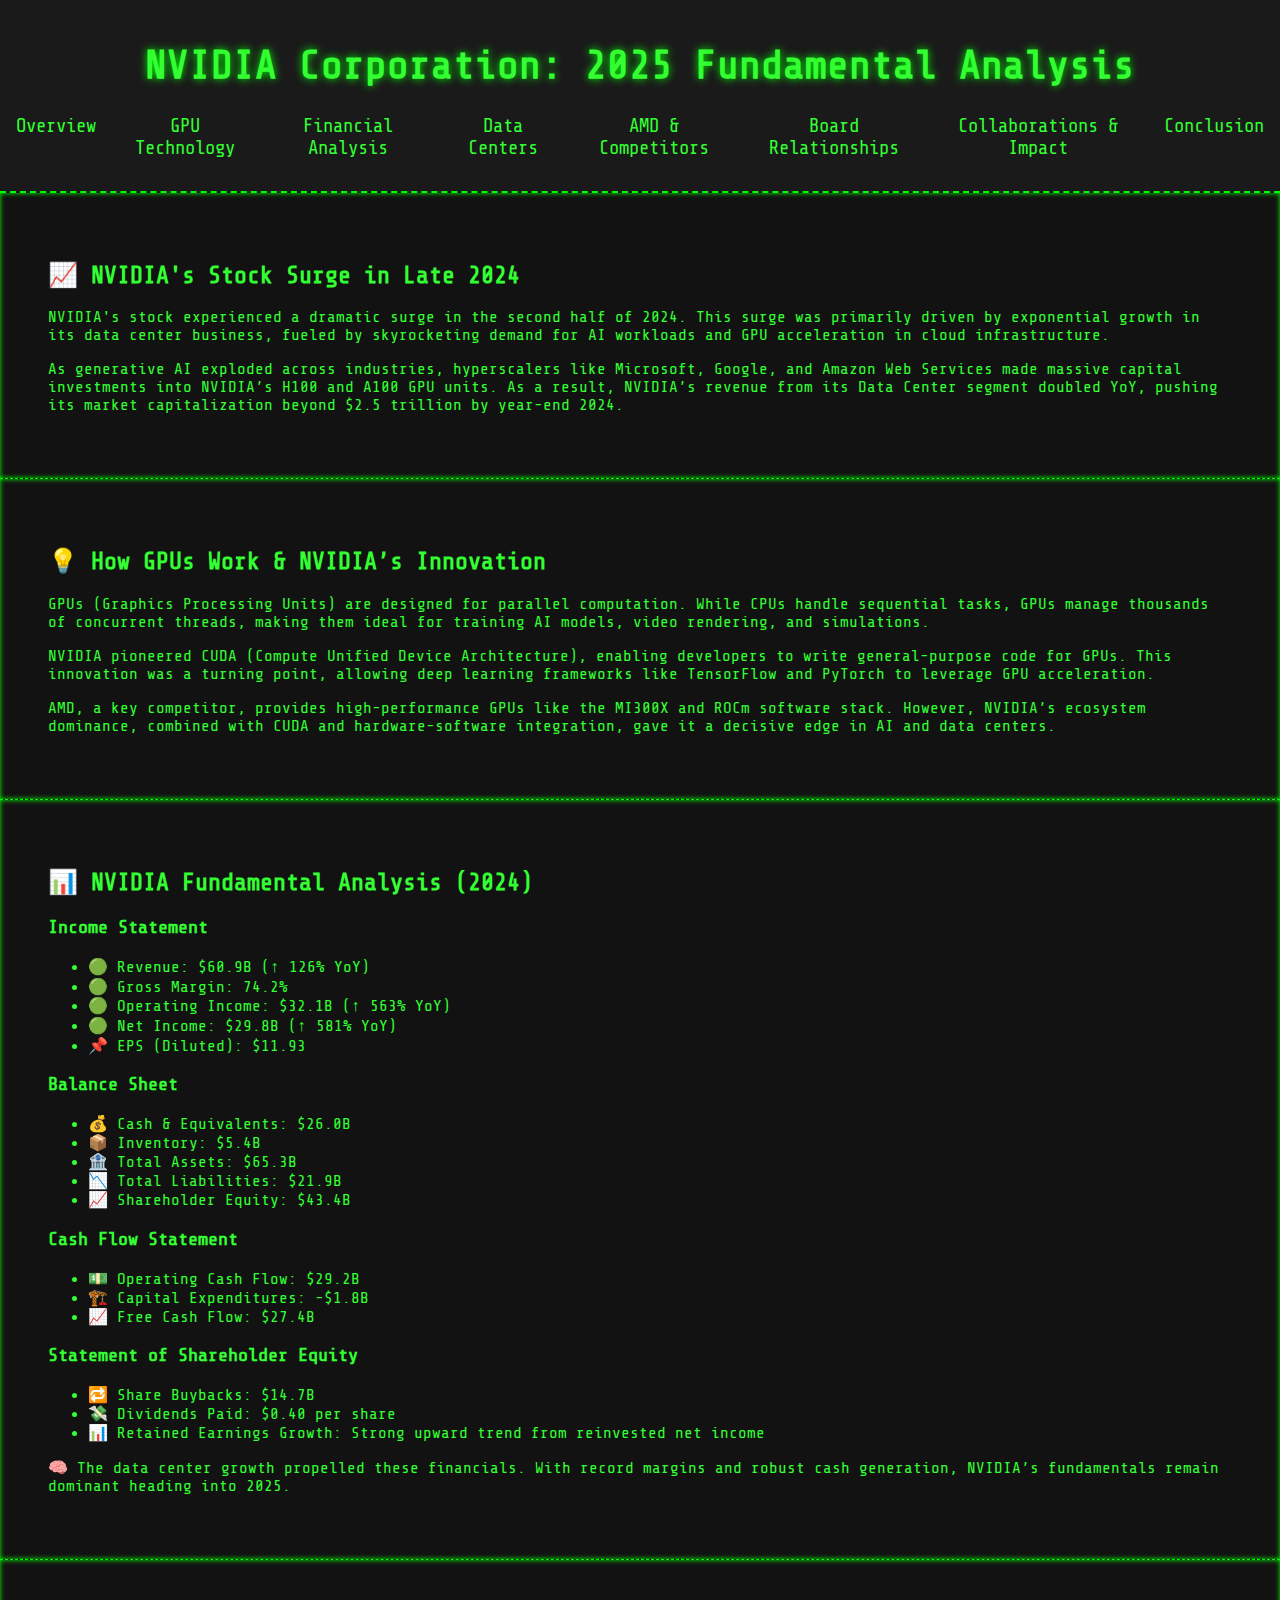
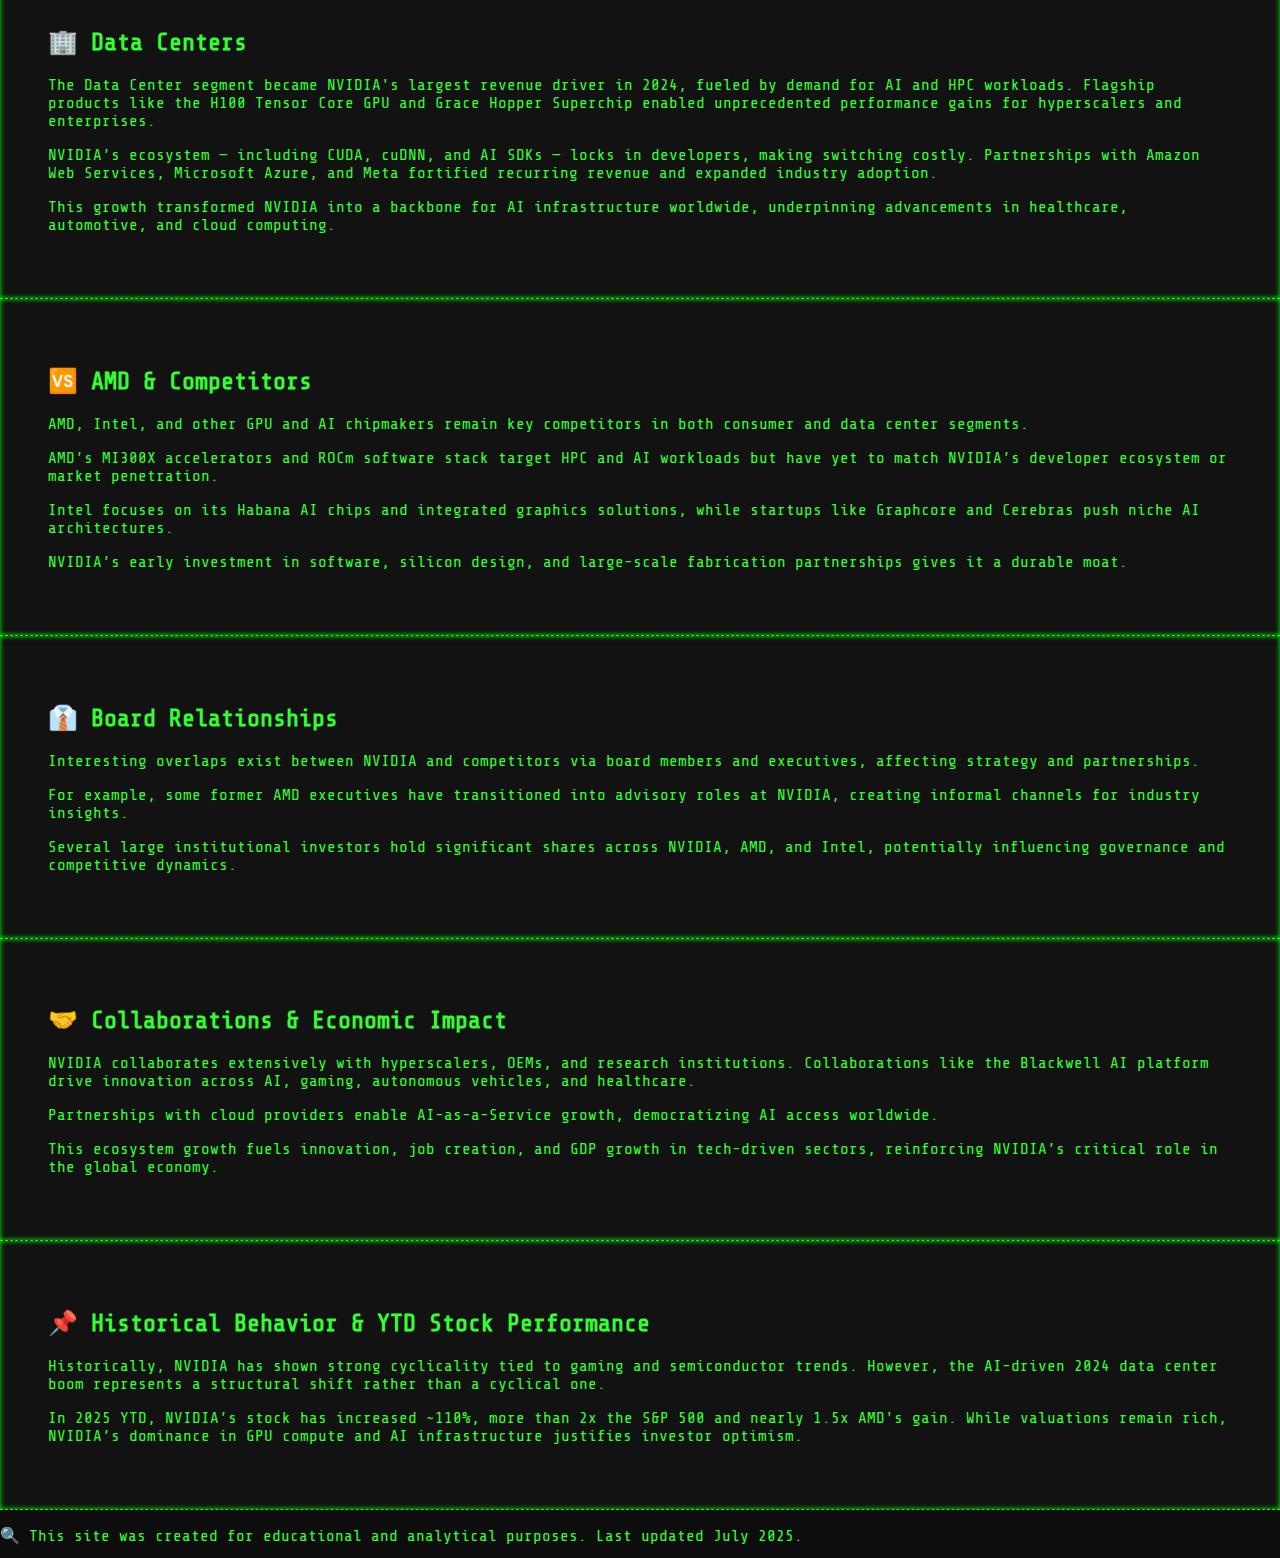
<file: index.html>
<!DOCTYPE html>
<html lang="en">

<head>
  <meta charset="UTF-8" />
  <meta name="viewport" content="width=device-width, initial-scale=1" />
  <title>NVIDIA Fundamental Analysis - 2025</title>
  <link rel="stylesheet" href="style.css" />
</head>

<body>
  <header>
    <h1 id="header-title">NVIDIA Corporation: 2025 Fundamental Analysis</h1>
    <nav>
      <ul>
        <li><a href="#overview">Overview</a></li>
        <li><a href="#gpu-tech">GPU Technology</a></li>
        <li><a href="#fundamentals">Financial Analysis</a></li>
        <li><a href="#data-centers">Data Centers</a></li>
        <li><a href="#amd-competitors">AMD & Competitors</a></li>
        <li><a href="#board-relationships">Board Relationships</a></li>
        <li><a href="#collaborations">Collaborations & Impact</a></li>
        <li><a href="#conclusion">Conclusion</a></li>
      </ul>
    </nav>
  </header>

  <section id="overview">
    <h2>📈 NVIDIA's Stock Surge in Late 2024</h2>
    <p>NVIDIA's stock experienced a dramatic surge in the second half of 2024. This surge was primarily driven by
      exponential growth in its data center business, fueled by skyrocketing demand for AI workloads and GPU acceleration
      in cloud infrastructure.</p>
    <p>As generative AI exploded across industries, hyperscalers like Microsoft, Google, and Amazon Web Services made
      massive capital investments into NVIDIA’s H100 and A100 GPU units. As a result, NVIDIA’s revenue from its Data Center
      segment doubled YoY, pushing its market capitalization beyond $2.5 trillion by year-end 2024.</p>
  </section>

  <section id="gpu-tech">
    <h2>💡 How GPUs Work & NVIDIA’s Innovation</h2>
    <p>GPUs (Graphics Processing Units) are designed for parallel computation. While CPUs handle sequential tasks, GPUs
      manage thousands of concurrent threads, making them ideal for training AI models, video rendering, and simulations.</p>
    <p>NVIDIA pioneered CUDA (Compute Unified Device Architecture), enabling developers to write general-purpose code for
      GPUs. This innovation was a turning point, allowing deep learning frameworks like TensorFlow and PyTorch to leverage
      GPU acceleration.</p>
    <p>AMD, a key competitor, provides high-performance GPUs like the MI300X and ROCm software stack. However, NVIDIA’s
      ecosystem dominance, combined with CUDA and hardware-software integration, gave it a decisive edge in AI and data
      centers.</p>
  </section>

  <section id="fundamentals">
    <h2>📊 NVIDIA Fundamental Analysis (2024)</h2>
    <h3>Income Statement</h3>
    <ul>
      <li>🟢 Revenue: $60.9B (↑ 126% YoY)</li>
      <li>🟢 Gross Margin: 74.2%</li>
      <li>🟢 Operating Income: $32.1B (↑ 563% YoY)</li>
      <li>🟢 Net Income: $29.8B (↑ 581% YoY)</li>
      <li>📌 EPS (Diluted): $11.93</li>
    </ul>

    <h3>Balance Sheet</h3>
    <ul>
      <li>💰 Cash & Equivalents: $26.0B</li>
      <li>📦 Inventory: $5.4B</li>
      <li>🏦 Total Assets: $65.3B</li>
      <li>📉 Total Liabilities: $21.9B</li>
      <li>📈 Shareholder Equity: $43.4B</li>
    </ul>

    <h3>Cash Flow Statement</h3>
    <ul>
      <li>💵 Operating Cash Flow: $29.2B</li>
      <li>🏗️ Capital Expenditures: -$1.8B</li>
      <li>📈 Free Cash Flow: $27.4B</li>
    </ul>

    <h3>Statement of Shareholder Equity</h3>
    <ul>
      <li>🔁 Share Buybacks: $14.7B</li>
      <li>💸 Dividends Paid: $0.40 per share</li>
      <li>📊 Retained Earnings Growth: Strong upward trend from reinvested net income</li>
    </ul>

    <p>🧠 The data center growth propelled these financials. With record margins and robust cash generation, NVIDIA’s
      fundamentals remain dominant heading into 2025.</p>
  </section>

  <section id="data-centers">
    <h2>🏢 Data Centers</h2>
    <p>The Data Center segment became NVIDIA's largest revenue driver in 2024, fueled by demand for AI and HPC workloads.
      Flagship products like the H100 Tensor Core GPU and Grace Hopper Superchip enabled unprecedented performance gains
      for hyperscalers and enterprises.</p>
    <p>NVIDIA’s ecosystem — including CUDA, cuDNN, and AI SDKs — locks in developers, making switching costly. Partnerships
      with Amazon Web Services, Microsoft Azure, and Meta fortified recurring revenue and expanded industry adoption.</p>
    <p>This growth transformed NVIDIA into a backbone for AI infrastructure worldwide, underpinning advancements in
      healthcare, automotive, and cloud computing.</p>
  </section>

  <section id="amd-competitors">
    <h2>🆚 AMD & Competitors</h2>
    <p>AMD, Intel, and other GPU and AI chipmakers remain key competitors in both consumer and data center segments.</p>
    <p>AMD’s MI300X accelerators and ROCm software stack target HPC and AI workloads but have yet to match NVIDIA’s developer
      ecosystem or market penetration.</p>
    <p>Intel focuses on its Habana AI chips and integrated graphics solutions, while startups like Graphcore and Cerebras
      push niche AI architectures.</p>
    <p>NVIDIA’s early investment in software, silicon design, and large-scale fabrication partnerships gives it a durable
      moat.</p>
  </section>

  <section id="board-relationships">
    <h2>👔 Board Relationships</h2>
    <p>Interesting overlaps exist between NVIDIA and competitors via board members and executives, affecting strategy and
      partnerships.</p>
    <p>For example, some former AMD executives have transitioned into advisory roles at NVIDIA, creating informal channels
      for industry insights.</p>
    <p>Several large institutional investors hold significant shares across NVIDIA, AMD, and Intel, potentially influencing
      governance and competitive dynamics.</p>
  </section>

  <section id="collaborations">
    <h2>🤝 Collaborations & Economic Impact</h2>
    <p>NVIDIA collaborates extensively with hyperscalers, OEMs, and research institutions. Collaborations like the Blackwell
      AI platform drive innovation across AI, gaming, autonomous vehicles, and healthcare.</p>
    <p>Partnerships with cloud providers enable AI-as-a-Service growth, democratizing AI access worldwide.</p>
    <p>This ecosystem growth fuels innovation, job creation, and GDP growth in tech-driven sectors, reinforcing NVIDIA’s
      critical role in the global economy.</p>
  </section>

  <section id="conclusion">
    <h2>📌 Historical Behavior & YTD Stock Performance</h2>
    <p>Historically, NVIDIA has shown strong cyclicality tied to gaming and semiconductor trends. However, the AI-driven 2024
      data center boom represents a structural shift rather than a cyclical one.</p>
    <p>In 2025 YTD, NVIDIA’s stock has increased ~110%, more than 2x the S&P 500 and nearly 1.5x AMD's gain. While valuations
      remain rich, NVIDIA’s dominance in GPU compute and AI infrastructure justifies investor optimism.</p>
  </section>

  <footer>
    <p>🔍 This site was created for educational and analytical purposes. Last updated July 2025.</p>
  </footer>

  <canvas id="sword-trail"></canvas>

  <script src="script.js"></script>

  <audio id="dragon-roar" preload="auto">
  <source src="https://cdn.pixabay.com/download/audio/2022/03/15/audio_c693b4d0c5.mp3?filename=dragon-roar-6946.mp3" type="audio/mpeg">
  Your browser does not support the audio element.
</audio>

</body>

</html>
</file>
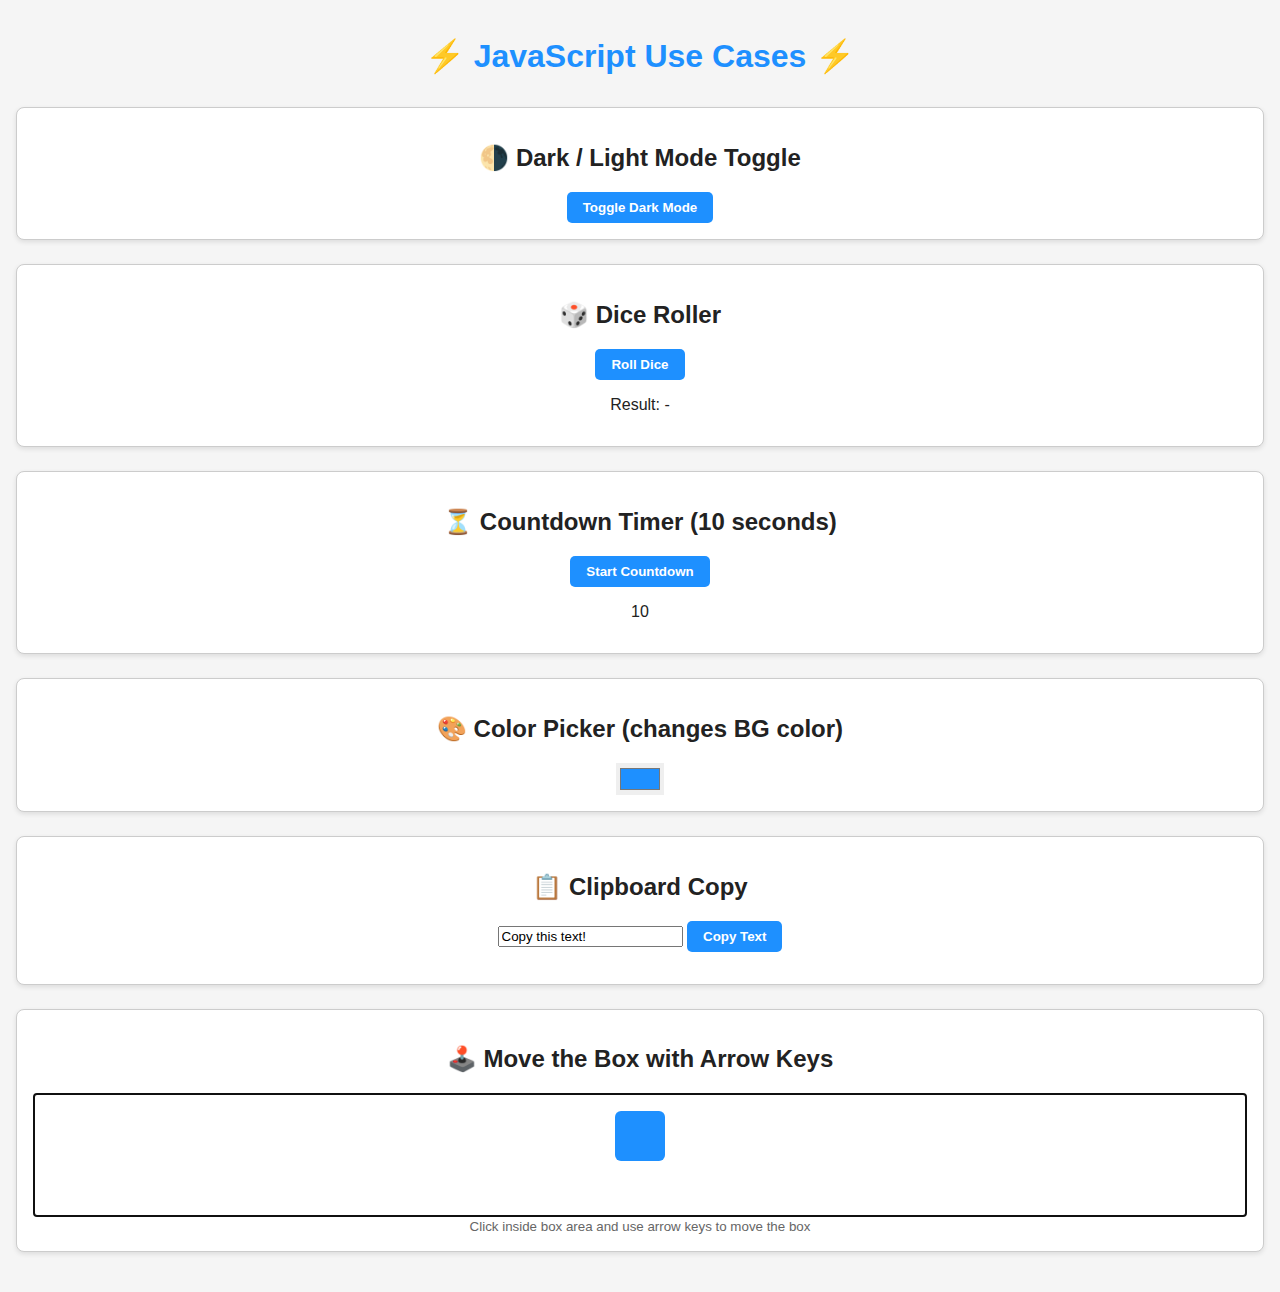
<file: Simple/consolidated.html>
<!DOCTYPE html>
<html lang="en">
<head>
<meta charset="UTF-8" />
<meta name="viewport" content="width=device-width, initial-scale=1" />
<title>JS Cool Functionalities Demo</title>
<style>
  :root {
    --bg-light: #f5f5f5;
    --bg-dark: #121212;
    --text-light: #222;
    --text-dark: #eee;
    --primary: #1e90ff;
  }
  body {
    margin:0; padding:1rem; font-family: 'Segoe UI', Tahoma, Geneva, Verdana, sans-serif;
    background: var(--bg-light);
    color: var(--text-light);
    transition: background 0.4s, color 0.4s;
  }
  body.dark {
    background: var(--bg-dark);
    color: var(--text-dark);
  }
  h1 {
    text-align:center; margin-bottom: 2rem;
    color: var(--primary);
  }
  section {
    border: 1px solid #ccc; border-radius: 8px; padding: 1rem; margin-bottom: 1.5rem;
    box-shadow: 0 2px 5px rgba(0,0,0,0.1);
    background: #fff;
    transition: background 0.4s, color 0.4s;
  }
  body.dark section {
    background: #222;
    border-color: #444;
  }
  button {
    background: var(--primary); color: white; border:none; padding: 0.5rem 1rem; border-radius: 5px;
    cursor: pointer; font-weight: 600;
    transition: background 0.3s;
  }
  button:hover {
    background: #005fbb;
  }
  input[type="color"] {
    cursor: pointer;
    border:none; width: 3rem; height: 2rem; vertical-align: middle;
  }
  .box {
    width: 50px; height: 50px; background: var(--primary); position: relative;
    margin: 1rem auto;
    border-radius: 6px;
  }
  .keyboard-game {
    height: 120px; border: 2px dashed var(--primary); position: relative;
    overflow: hidden;
  }
  .center {
    text-align:center;
  }
  small {
    color: #666;
  }
</style>
</head>
<body>

<h1>⚡ JavaScript Use Cases ⚡</h1>

<section id="darkModeSection" class="center">
  <h2>🌗 Dark / Light Mode Toggle</h2>
  <button id="toggleDarkBtn">Toggle Dark Mode</button>
</section>

<section id="diceRoller" class="center">
  <h2>🎲 Dice Roller</h2>
  <button id="rollDiceBtn">Roll Dice</button>
  <p>Result: <span id="diceResult">-</span></p>
</section>

<section id="countdownTimer" class="center">
  <h2>⏳ Countdown Timer (10 seconds)</h2>
  <button id="startTimerBtn">Start Countdown</button>
  <p id="timerDisplay">10</p>
</section>

<section id="colorPickerSection" class="center">
  <h2>🎨 Color Picker (changes BG color)</h2>
  <input type="color" id="colorPicker" value="#1e90ff" />
</section>

<section id="clipboardSection" class="center">
  <h2>📋 Clipboard Copy</h2>
  <input type="text" id="copyInput" value="Copy this text!" />
  <button id="copyBtn">Copy Text</button>
  <p id="copyMsg"></p>
</section>

<section id="keyboardGame" class="center">
  <h2>🕹️ Move the Box with Arrow Keys</h2>
  <div class="keyboard-game" tabindex="0" id="gameArea">
    <div class="box" id="playerBox"></div>
  </div>
  <small>Click inside box area and use arrow keys to move the box</small>
</section>

<script>
  // Dark Mode Toggle
  const toggleDarkBtn = document.getElementById('toggleDarkBtn');
  toggleDarkBtn.onclick = () => {
    document.body.classList.toggle('dark');
  };

  // Dice Roller
  const rollDiceBtn = document.getElementById('rollDiceBtn');
  const diceResult = document.getElementById('diceResult');
  rollDiceBtn.onclick = () => {
    const roll = Math.floor(Math.random() * 6) + 1;
    diceResult.textContent = roll;
  };

  // Countdown Timer
  const startTimerBtn = document.getElementById('startTimerBtn');
  const timerDisplay = document.getElementById('timerDisplay');
  let timer;
  startTimerBtn.onclick = () => {
    let timeLeft = 10;
    timerDisplay.textContent = timeLeft;
    clearInterval(timer);
    timer = setInterval(() => {
      timeLeft--;
      timerDisplay.textContent = timeLeft;
      if (timeLeft <= 0) {
        clearInterval(timer);
        timerDisplay.textContent = 'Time’s up! ⏰';
      }
    }, 1000);
  };

  // Color Picker
  const colorPicker = document.getElementById('colorPicker');
  colorPicker.oninput = (e) => {
    document.body.style.backgroundColor = e.target.value;
  };

  // Clipboard Copy
  const copyBtn = document.getElementById('copyBtn');
  const copyInput = document.getElementById('copyInput');
  const copyMsg = document.getElementById('copyMsg');
  copyBtn.onclick = async () => {
    try {
      await navigator.clipboard.writeText(copyInput.value);
      copyMsg.textContent = '✅ Text copied to clipboard!';
      copyMsg.style.color = 'green';
    } catch {
      copyMsg.textContent = '❌ Failed to copy text.';
      copyMsg.style.color = 'red';
    }
    setTimeout(() => (copyMsg.textContent = ''), 3000);
  };

  // Keyboard Game - Move Box with arrow keys
  const playerBox = document.getElementById('playerBox');
  const gameArea = document.getElementById('gameArea');
  let posX = 0, posY = 0;
  const step = 10;
  gameArea.focus();
  gameArea.addEventListener('keydown', e => {
    const maxX = gameArea.clientWidth - playerBox.offsetWidth;
    const maxY = gameArea.clientHeight - playerBox.offsetHeight;
    switch(e.key) {
      case 'ArrowUp': posY = Math.max(0, posY - step); break;
      case 'ArrowDown': posY = Math.min(maxY, posY + step); break;
      case 'ArrowLeft': posX = Math.max(0, posX - step); break;
      case 'ArrowRight': posX = Math.min(maxX, posX + step); break;
    }
    playerBox.style.transform = `translate(${posX}px, ${posY}px)`;
  });
</script>

</body>
</html>
</file>
<file: style.css>
/* Microchip Terminal Theme */
@import url('https://fonts.googleapis.com/css2?family=Share+Tech+Mono&display=swap');

body {
  margin: 0;
  padding: 0;
  background-color: #0d0d0d;
  color: #33ff33;
  font-family: 'Share Tech Mono', monospace;
  cursor: url('https://cdn.custom-cursor.com/db/22094/32/tech-microchip-pointer.png'), auto;
  overflow-x: hidden;
}

header {
  background-color: #1a1a1a;
  padding: 1rem;
  text-align: center;
  border-bottom: 2px dashed #00ff00;
  box-shadow: 0 0 10px #00ff00;
}

h1 {
  font-size: 2.5rem;
  text-shadow: 0 0 8px #00ff00;
}

nav ul {
  list-style: none;
  display: flex;
  justify-content: center;
  gap: 2rem;
  padding: 0;
  margin-top: 1rem;
}

nav ul li a {
  color: #33ff33;
  text-decoration: none;
  font-size: 1.2rem;
  transition: all 0.3s ease;
}

nav ul li a:hover {
  color: #00ccff;
  text-shadow: 0 0 8px #00ccff;
  cursor: url('https://cdn.custom-cursor.com/db/22094/32/tech-microchip-pointer.png'), pointer;
}

section {
  padding: 3rem;
  border-bottom: 1px dashed #00ff00;
  background-color: #121212;
  box-shadow: inset 0 0 5px #00ff00;
}

canvas#sword-trail {
  position: fixed;
  top: 0;
  left: 0;
  pointer-events: none;
  z-index: 9999;
}

body.gate-opening {
  animation: glitchFlash 1.2s ease forwards;
}

@keyframes glitchFlash {
  0% {
    filter: brightness(0.5);
    transform: scale(1);
  }
  50% {
    filter: brightness(1.8);
    transform: scale(1.03);
  }
  100% {
    filter: brightness(1);
    transform: scale(1);
  }
}
</file>
